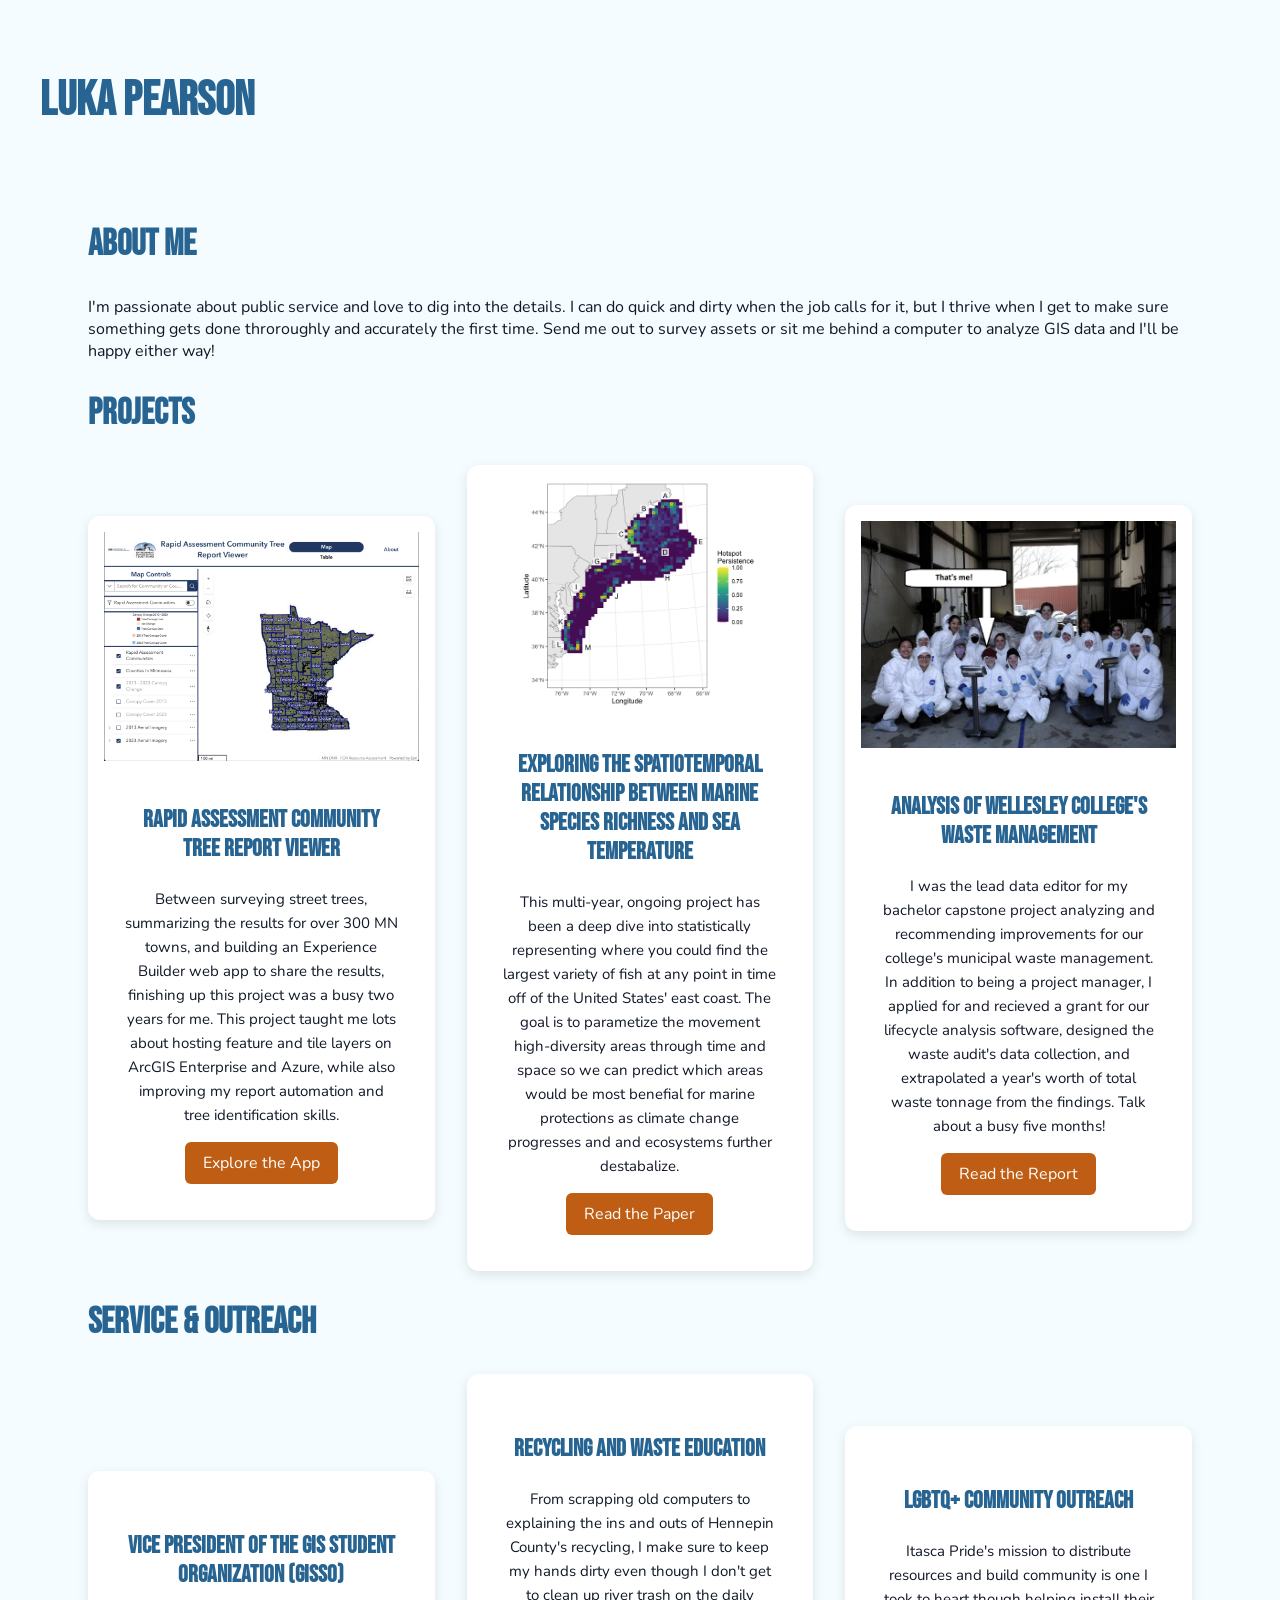
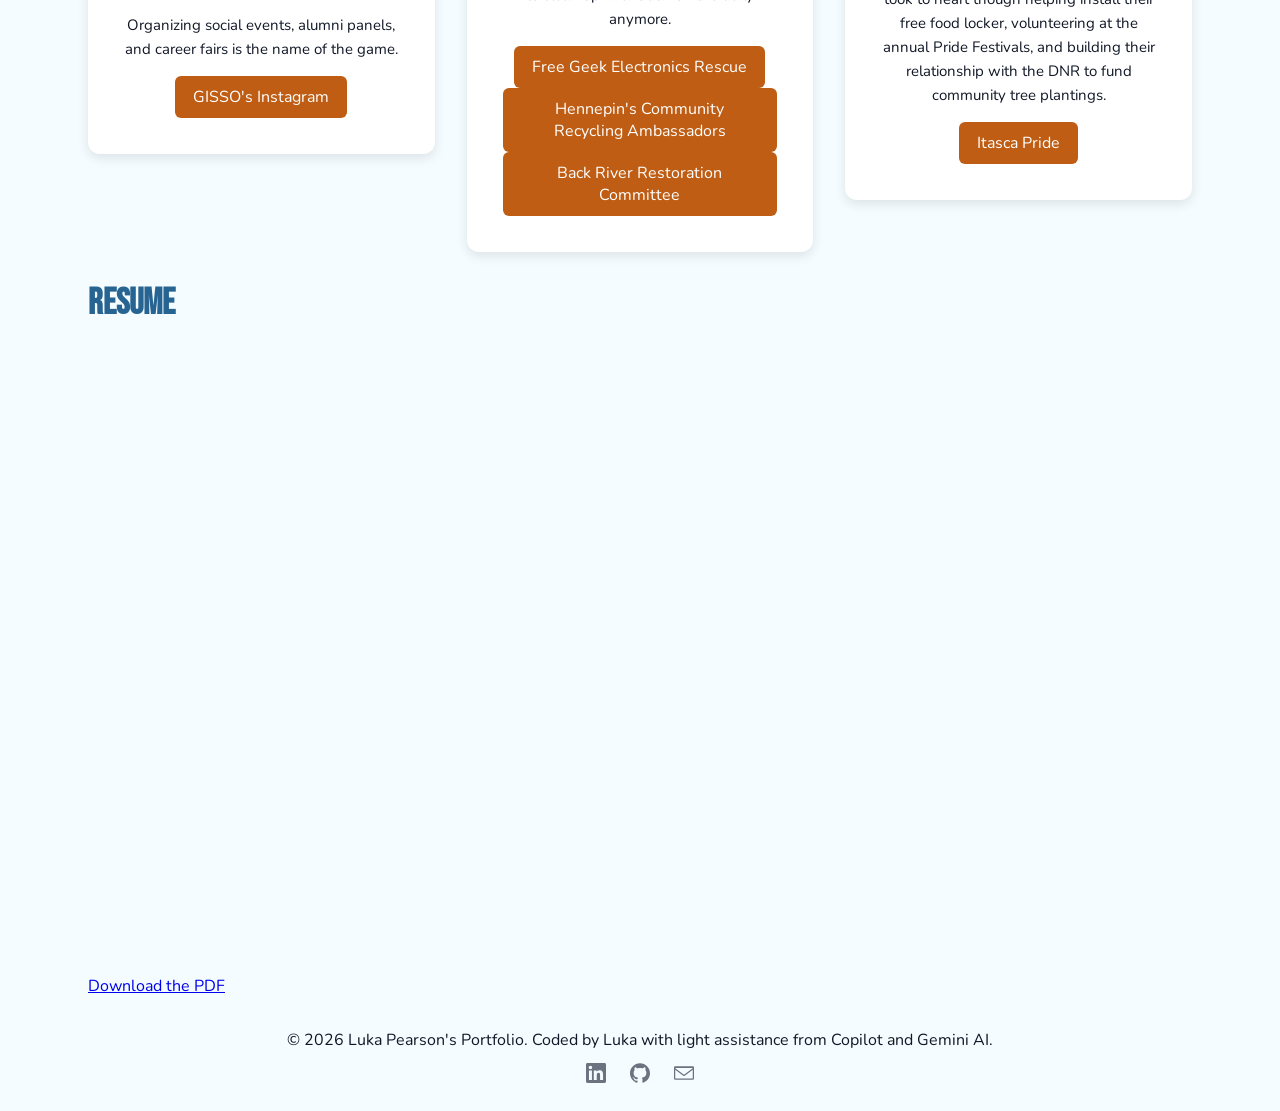
<file: index.html>
<!DOCTYPE html>
<html>
<head>
    <title>Luka Pearson's Portfolio</title>
    <meta name="viewport" content="width=device-width, initial-scale=1.0">
    <link rel="stylesheet" href="style.css">
</head>
<body>
    <header>
        <div class="head-grid">
            <h1>Luka Pearson</h1>
            <!--
            <nav>
                <a href="#about-me" class="active">Home</a>
                <a href="#projects">About</a>
                <a href="#service-outreach">Services</a>
                <a href="#resume">Contact</a>
            </nav>
            -->
        </div>
    </header>
    
    <div class="main" id="about-me">
        <h2>About Me</h2>
        <p>I'm passionate about public service and love to dig into the details. I can do quick and dirty when the job calls for it, but I thrive when I get to make sure something gets done throroughly and accurately the first time. Send me out to survey assets or sit me behind a computer to analyze GIS data and I'll be happy either way!</p>
    </div>
    
    <div class="main" id="projects">
        <h2>Projects</h2>
        <div class="main-grid">
            <div class="card">
                <img src="assets/Community-tree-viewer.png" alt="Screeshot of the Rapid Assessment Community Tree Report Viewer website. It contains a map of Minnesota, divided into counties, map filters on the left side of the screen. The Map tab is selected, but there are also tabs titled Table and About.">
                <div class="card-content">
                    <h3>Rapid Assessment Community Tree Report Viewer</h3>
                    <p>Between surveying street trees, summarizing the results for over 300 MN towns, and building an Experience Builder web app to share the results, finishing up this project was a busy two years for me. This project taught me lots about hosting feature and tile layers on ArcGIS Enterprise and Azure, while also improving my report automation and tree identification skills.</p>
                    <a href="https://gis.dnr.state.mn.us/arcgis/apps/experiencebuilder/experience/?id=84be7fddd5c74d35a45b71caa3bf1c2b" target="_blank">Explore the App</a>
                </div>
            </div>
            <div>
                <div class="card">
                    <img src="assets/hotspot-persistence.png" alt="A map of the northeast United States continental shelf and the east coast states. Colors ranging from a dark blue to a bright yellow indicate how persistent marine species hotspots are across the shelf.">
                    <div class="card-content">
                        <h3>Exploring the Spatiotemporal Relationship Between Marine Species Richness and Sea Temperature</h3>
                        <p>This multi-year, ongoing project has been a deep dive into statistically representing where you could find the largest variety of fish at any point in time off of the United States' east coast. The goal is to parametize the movement high-diversity areas through time and space so we can predict which areas would be most benefial for marine protections as climate change progresses and and ecosystems further destabalize.</p>
                        <a href="https://docs.google.com/document/d/13Gl8vXcmlSaHt4KASBmKrfOcQSFdg6GF/edit?usp=drive_link&ouid=103235267816625658965&rtpof=true&sd=true" target="_blank">Read the Paper</a>
                    </div>
                </div>
            </div>
            
            <div class="card">
                <img src="assets/waste-survey.png" alt="Class picture, including Luka Pearson, of people in a warehouse wearing full-body paper suits and blue gloves, posing in front of two scales.">
                <div class="card-content">
                    <h3>Analysis of Wellesley College's Waste Management</h3>
                    <p>I was the lead data editor for my bachelor capstone project analyzing and recommending improvements for our college's municipal waste management. In addition to being a project manager, I applied for and recieved a grant for our lifecycle analysis software, designed the waste audit's data collection, and extrapolated a year's worth of total waste tonnage from the findings. Talk about a busy five months!</p>
                    <a href="https://drive.google.com/file/d/1nGG7_Eai6SkqBwXnt5Kz_y4J-TRjPk8u/view?usp=drive_link" target="_blank">Read the Report</a>
                </div>
            </div>
        </div>
    </div>
    
    <div class="main" id="service-outreach">
        <h2>Service & Outreach</h2>
        <div class="main-grid">
            <div class="card">
                <div class="card-content">
                    <h3>Vice President of the GIS Student Organization (GISSO)</h3>
                    <p>Organizing social events, alumni panels, and career fairs is the name of the game.</p>
                    <a href="https://www.instagram.com/gissoumn/" target="_blank">GISSO's Instagram</a>
                </div>
            </div>
            <div>
                <div class="card">
                    <div class="card-content">
                        <h3>Recycling and Waste Education</h3>
                        <p>From scrapping old computers to explaining the ins and outs of Hennepin County's recycling, I make sure to keep my hands dirty even though I don't get to clean up river trash on the daily anymore. </p>
                        <a href="https://www.freegeektwincities.org/volunteer" target="_blank">Free Geek Electronics Rescue</a>
                        <a href="https://www.hennepincounty.gov/government/volunteering/community-recycling-ambassadors" target="_blank">Hennepin's Community Recycling Ambassadors</a>
                        <a href="https://www.savebackriver.org/" target="_blank">Back River Restoration Committee</a>
                    </div>
                </div>
            </div>
            
            <div class="card">
                <div class="card-content">
                    <h3>LGBTQ+ Community Outreach</h3>
                    <p>Itasca Pride's mission to distribute resources and build community is one I took to heart though helping install their free food locker, volunteering at the annual Pride Festivals, and building their relationship with the DNR to fund community tree plantings.</p>
                    <a href="https://www.itascapride.org/about" target="_blank">Itasca Pride</a>
                </div>
            </div>
        </div>
    </div>
    
    <div class="main" id="resume">
        <h2>Resume</h2>
        <iframe src="assets/MGIS_CV_2pg_LukaPearson_2026-11-20.pdf" width="100%" height="600px"  style="border: none;"></iframe>
        <p><a href="assets/MGIS_CV_2pg_LukaPearson_2026-11-20.pdf">Download the PDF</a></p>
    </div>
    
    <footer class="footer-minimal" role="contentinfo">
        <div class="footer-minimal__container">
            
            <p class="footer-minimal__copyright">
                &copy; 2026 Luka Pearson's Portfolio. Coded by Luka with light assistance from Copilot and Gemini AI.
            </p>
            
            <nav class="footer-minimal__nav" aria-label="Footer Social Media Links">
                <ul>
                    <li>
                        <a href="https://linkedin.com/in/luka-pearson" aria-label="Luka Pearson's LinkedIn Profile" target="_blank">
                            <!-- SVG icon for LinkedIn -->
                            <svg role="img" viewBox="0 0 24 24" xmlns="http://www.w3.org/2000/svg">
                                <title>LinkedIn</title>
                                <path d="M20.447 20.452h-3.554v-5.569c0-1.328-.027-3.037-1.852-3.037-1.853 0-2.136 1.445-2.136 2.939v5.667H9.351V9h3.414v1.561h.046c.477-.9 1.637-1.85 3.37-1.85 3.601 0 4.267 2.37 4.267 5.455v6.286zM5.337 7.433c-1.144 0-2.063-.926-2.063-2.065 0-1.138.92-2.063 2.063-2.063 1.14 0 2.064.925 2.064 2.063 0 1.139-.925 2.065-2.064 2.065zm1.782 13.019H3.555V9h3.564v11.452zM22.225 0H1.771C.792 0 0 .774 0 1.729v20.542C0 23.227.792 24 1.771 24h20.451C23.2 24 24 23.227 24 22.271V1.729C24 .774 23.2 0 22.225 0z"/>
                            </svg>
                        </a>
                    </li>
                    <li>
                        <a href="https://github.com/pearson-png" aria-label="Luka Pearson's GitHub Profile" target="_blank">
                            <!-- SVG icon for GitHub -->
                            <svg role="img" viewBox="0 0 24 24" xmlns="http://www.w3.org/2000/svg">
                                <title>GitHub</title>
                                <path d="M12 .297c-6.63 0-12 5.373-12 12 0 5.303 3.438 9.8 8.205 11.385.6.113.82-.258.82-.577 0-.285-.01-1.04-.015-2.04-3.338.724-4.042-1.61-4.042-1.61C4.422 18.07 3.633 17.7 3.633 17.7c-1.087-.744.084-.729.084-.729 1.205.084 1.838 1.236 1.838 1.236 1.07 1.835 2.809 1.305 3.495.998.108-.776.417-1.305.76-1.605-2.665-.3-5.466-1.332-5.466-5.93 0-1.31.465-2.38 1.235-3.22-.135-.303-.54-1.523.105-3.176 0 0 1.005-.322 3.3 1.23.96-.267 1.98-.399 3-.405 1.02.006 2.04.138 3 .405 2.28-1.552 3.285-1.23 3.285-1.23.645 1.653.24 2.873.12 3.176.765.84 1.23 1.91 1.23 3.22 0 4.61-2.805 5.625-5.475 5.92.42.36.81 1.096.81 2.22 0 1.606-.015 2.896-.015 3.286 0 .315.21.69.825.57C20.565 22.092 24 17.592 24 12.297c0-6.627-5.373-12-12-12"/>
                            </svg>
                        </a>
                    </li>
                    <li>
                        <a href="mailto:lukapear27@gmail.com" aria-label="Email Luka Pearson" target="_blank">
                            <svg role="img" viewBox="0 0 24 24" xmlns="http://www.w3.org/2000/svg">
                                <title>Email</title>
                                <path d="M1.5 4h21A1.5 1.5 0 0 1 24 5.5v13A1.5 1.5 0 0 1 22.5 20h-21A1.5 1.5 0 0 1 0 18.5v-13A1.5 1.5 0 0 1 1.5 4zm0 2v.217l10.5 7.875L22.5 6.217V6h-21zm21 2.092-9.603 7.202a1.5 1.5 0 0 1-1.794 0L1.5 8.092V18.5h21V8.092z"/>
                            </svg>
                        </a>
                    </li>
                </ul>
            </nav>
        </div>
    </footer>
    
</body>
</file>
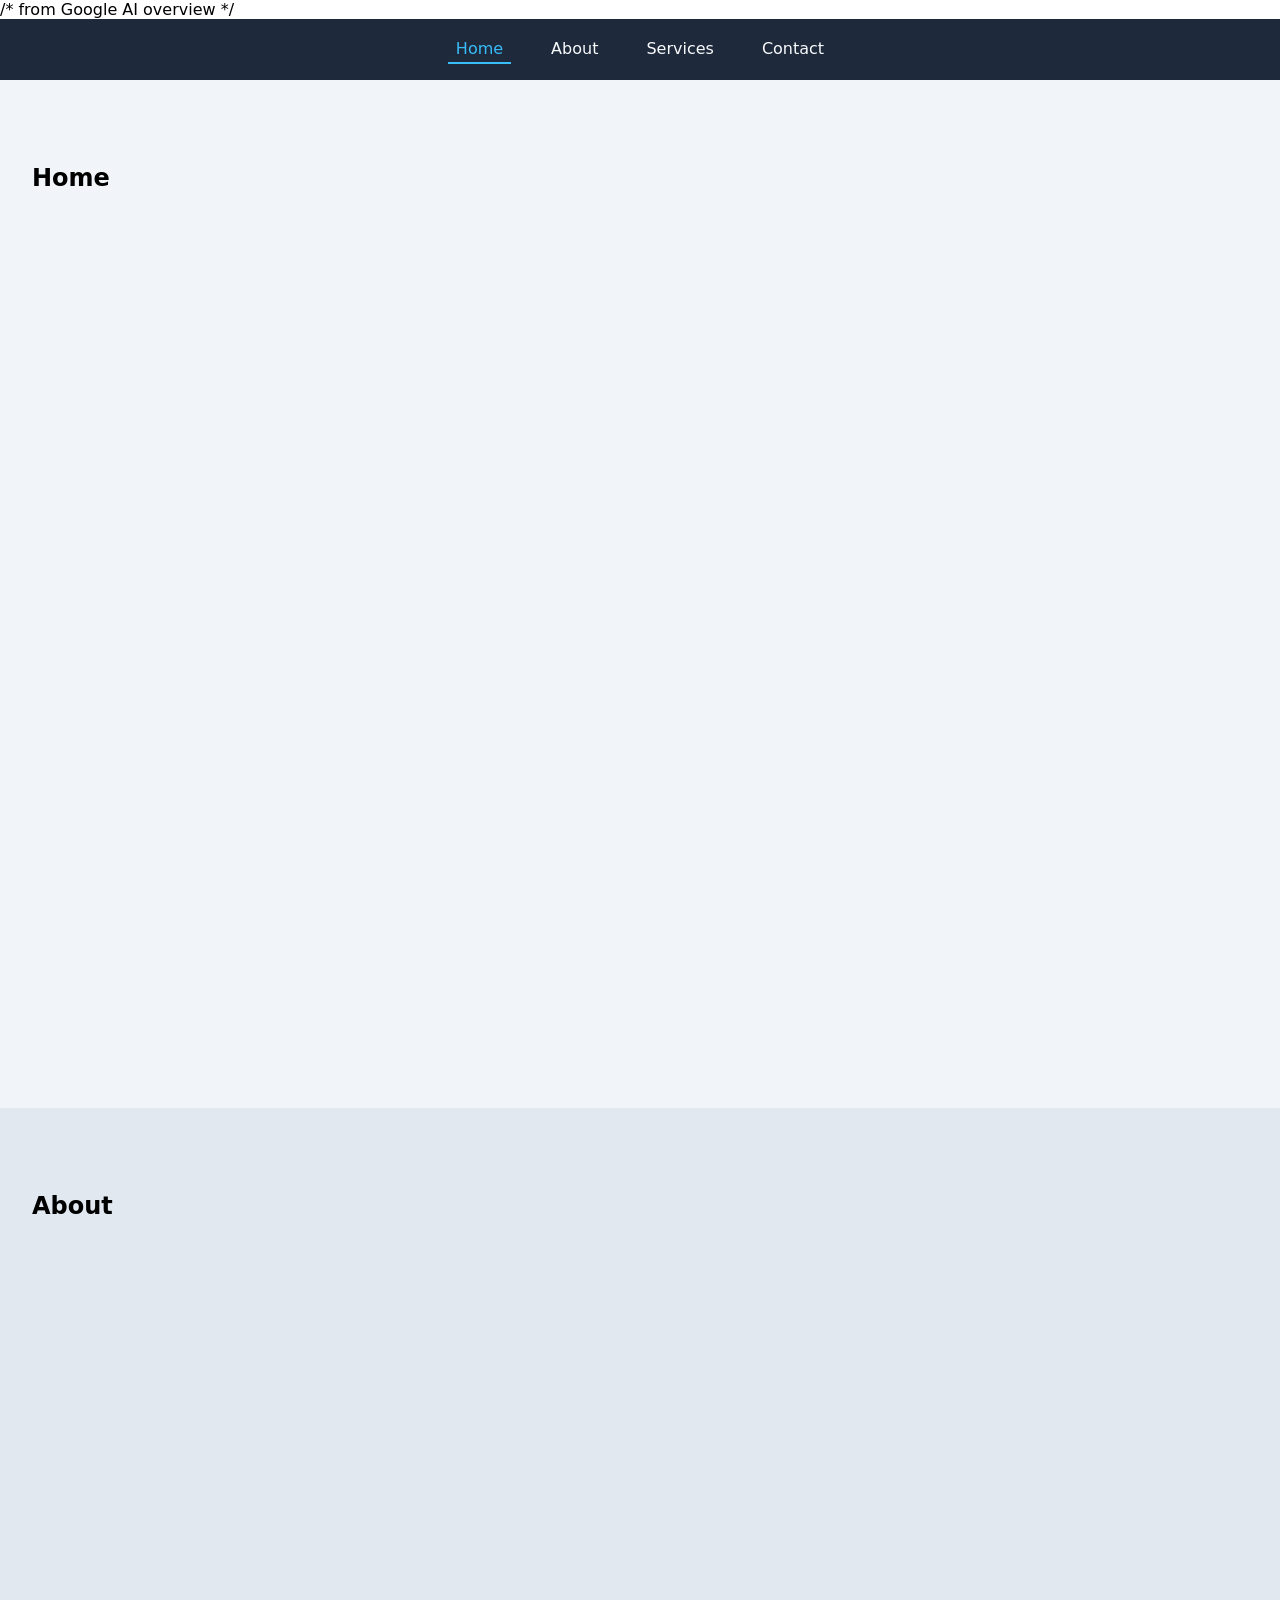
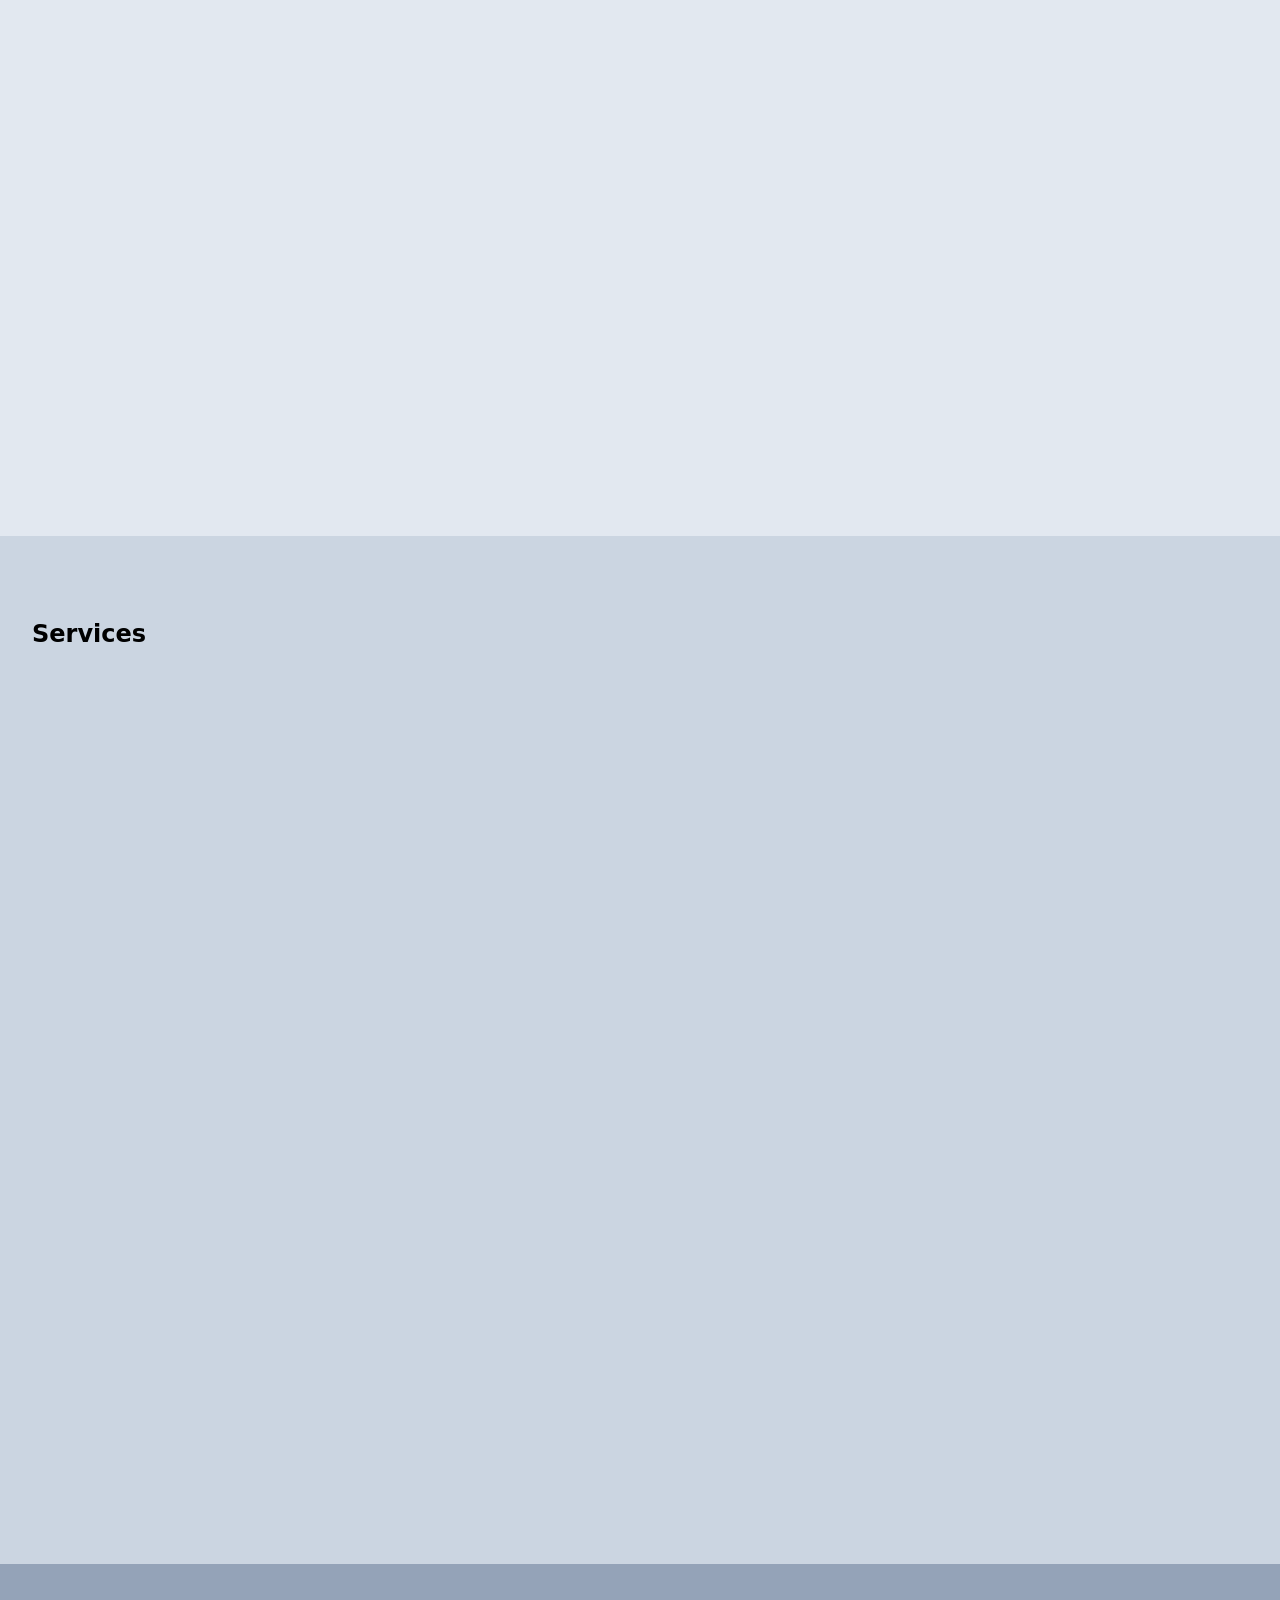
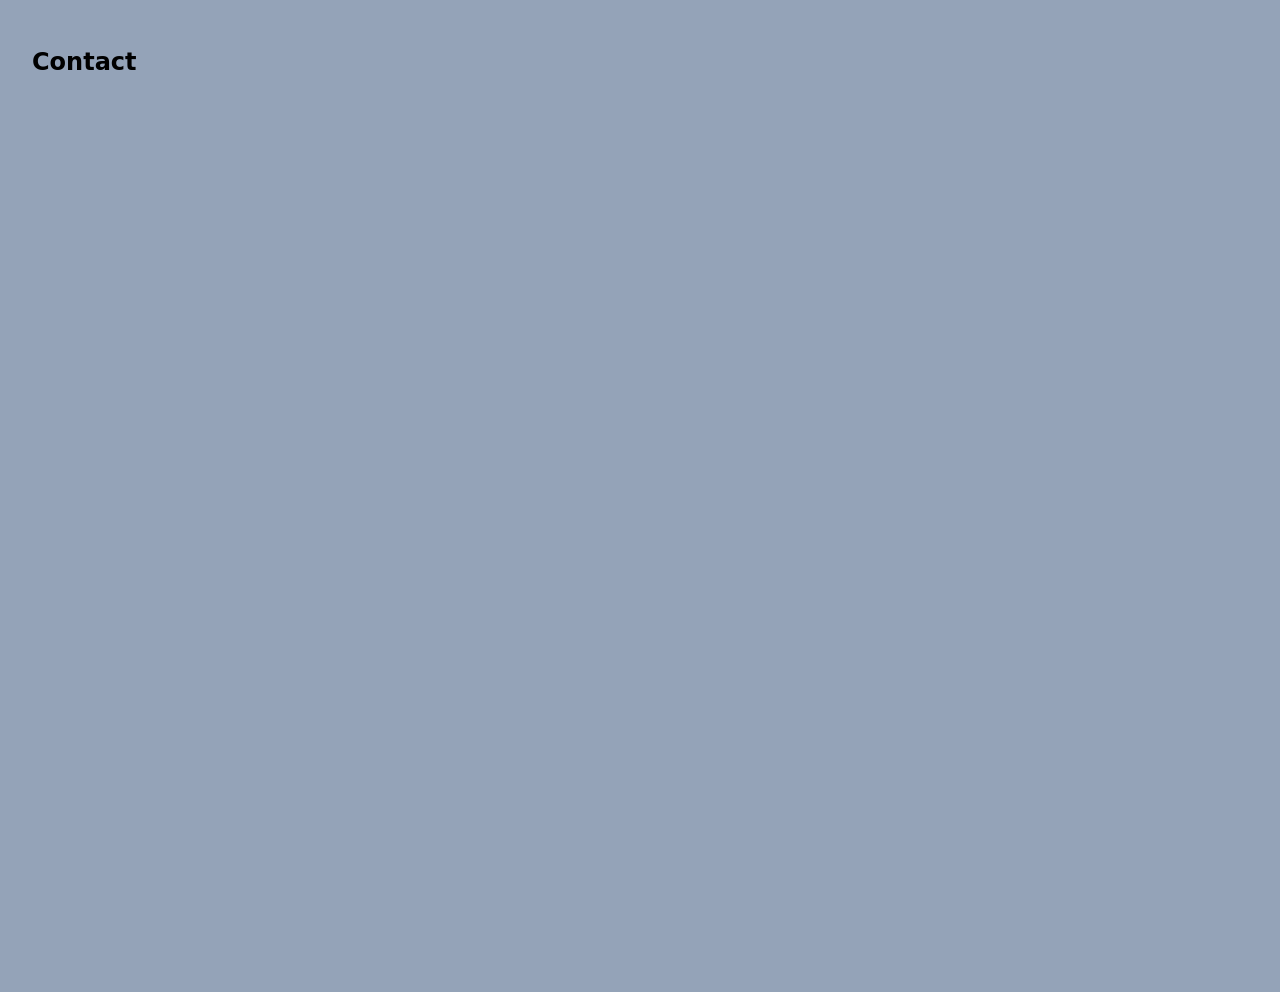
<file: tutorials/nav-bar.html>
/* from Google AI overview */
<!DOCTYPE html>
<html lang="en">
<head>
  <meta charset="UTF-8">
  <meta name="viewport" content="width=device-width, initial-scale=1.0">
  <title>Scrolling Navigation Bar</title>
  <style>
    /* Smooth scrolling across the page */
    html {
      scroll-behavior: smooth;
    }

    body {
      margin: 0;
      font-family: system-ui, sans-serif;
    }

    /* Sticky navigation bar */
    nav {
      position: sticky;
      top: 0;
      background-color: #1e293b;
      padding: 1rem;
      display: flex;
      justify-content: center;
      gap: 2rem;
      z-index: 1000;
    }

    nav a {
      color: #f8fafc;
      text-decoration: none;
      font-weight: 500;
      padding: 0.25rem 0.5rem;
      border-bottom: 2px solid transparent;
      transition: border-color 0.2s;
    }

    nav a:hover,
    nav a.active {
      border-bottom-color: #38bdf8;
      color: #38bdf8;
    }

    /* Page sections */
    section {
      height: 100vh;
      padding: 4rem 2rem;
      scroll-margin-top: 3.5rem; /* Prevents navbar from covering section headings */
    }

    #home { background: #f1f5f9; }
    #about { background: #e2e8f0; }
    #services { background: #cbd5e1; }
    #contact { background: #94a3b8; }
  </style>
</head>
<body>

  <nav>
    <a href="#home" class="active">Home</a>
    <a href="#about">About</a>
    <a href="#services">Services</a>
    <a href="#contact">Contact</a>
  </nav>

  <section id="home"><h1>Home</h1></section>
  <section id="about"><h1>About</h1></section>
  <section id="services"><h1>Services</h1></section>
  <section id="contact"><h1>Contact</h1></section>

</body>
</html>
</file>
<file: style.css>
/* Set colors */
:root {
    /* Brand Colors */
    --color-primary: #286491;
    --color-secondary: #be5d13;
    --color-accent: #cd8c00;
    
    /* Neutrals */
    --color-bg: #f4fcff;
    --color-surface: #ffffff;
    --color-text: #111827;
    --color-text-muted: #6b7280;
}


/* Set fonts */

@font-face {
    font-family: bebas; /* headings */
    src: url(assets/Bebas_Neue/BebasNeue-Regular.ttf); /* url of the font */
}
@font-face {
    font-family: nunito; /* body text */
    src: url(assets/Nunito/Nunito-VariableFont_wght.ttf); /* url of the font */
}

/* HTML elements */

html {
    scroll-behavior: smooth;
}

body {
    background-color: var(--color-bg);
}

header {
    padding: 2em;
    font-family: bebas;
    color: var(--color-primary);
    background-color: var(--color-bg);
    height: min-content;
}

/*
header {
    padding: 2em;
    position: sticky;
    top: 0;
    z-index: 1000; 
    font-family: bebas;
    color: var(--color-primary);
    background-color: var(--color-bg);
    height: min-content;
}

nav {
    font-size: 24px;
    display: flex;
    justify-content: center;
}

nav a {
    color: var(--color-secondary);
    text-decoration: none;
    border-bottom: 2px solid transparent;
    margin-bottom: 0px; 
    transition: border-color 0.2s;
}

nav a:hover {
    border-bottom-color: var(--color-accent);
    color: var(--color-accent);
}
*/
h1 {
    font-size: 48px;
}

h2 {
    font-family: bebas;
    font-size: 36px;
    color: var(--color-primary);
}

h3 {
    font-family: bebas;
    font-size: 24px;
    color: var(--color-primary);
}

p {
    font-family: nunito;
    font-size: 16px;
    color: var(--color-text)
}

/* Classes*/

.head-grid {
    display: grid;
    grid-template-columns: 3fr 1fr;
    column-gap: 2em;
    height: min-content;
}

.main {
    padding-left: 5em;
    padding-right: 5em;
}

/* create a grid of projects with images, links, and titles */
.main-grid {
    display: grid;
    grid-template-columns: repeat(3, 1fr);
    grid-auto-rows: 1fr 1fr;
    column-gap: 2em;
    row-gap: 2em;
    place-items: center;
}

/* Collapse to 2 columns on screens smaller than 12000px */
@media (max-width: 1000px) {
    .main-grid {
        grid-template-columns: 1fr 1fr;
    }
}

/* Collapse to 1 column on screens smaller than 768px */
@media (max-width: 768px) {
    .main-grid {
        grid-template-columns: 1fr;
    }
}

/* code in the below comment section from https://kayleotech.com/how-to-create-a-simple-css-card-with-an-image-and-text/ */
.card {
    border-radius: 12px;
    overflow: hidden;
    box-shadow: 0 4px 12px rgba(0, 0, 0, 0.1);
    display: grid;
    text-align: center;
    padding: 1em;
    background-color: var(--color-surface);
}

.card-content {
    grid-template-rows: auto 1fr auto;
}

.card img {
    width: 100%;
    object-fit: cover;
}

.card-content {
    padding: 20px;
}

.card-content h2 {
    font-size: 22px;
    margin-bottom: 10px;
}

.card-content p {
    font-size: 15px;
    line-height: 1.6;
    margin-bottom: 15px;
}

.card-content a {
    display: inline-block;
    font-family: nunito;
    text-decoration: none;
    background-color: var(--color-secondary);
    color: white;
    padding: 10px 18px;
    border-radius: 6px;
    row-gap: 1em;
}

.card-content a:hover {
    background-color: var(--color-accent);
    transition: background-color 0.2s ease-in-out;
}

/* end code from https://kayleotech.com/how-to-create-a-simple-css-card-with-an-image-and-text/ */


/* FOOTER STYLES from https://www.quackit.com/html/html_editors/scratchpad/?example=/html/templates/footers/minimalist_single_line_footer */

.footer-minimal {
    background-color: var(--color-bg);
    color: var(--color-text-muted);
    font-size: 0.875rem;
}

.footer-minimal__container {
    max-width: 1140px;
    margin: 0 auto;
    padding: 1rem 1.5rem;
    
    /* Mobile-first: stack items vertically and center them */
    display: flex;
    flex-direction: column;
    align-items: center;
    gap: 0.75rem;
}

.footer-minimal__copyright {
    margin: 0;
    text-align: center;
}

.footer-minimal__nav ul {
    margin: 0;
    padding: 0;
    list-style: none;
    display: flex;
    gap: 1.5rem;
    /* Space between icons */
}

.footer-minimal__nav p {
    color: var(--color-text-muted);
}

.footer-minimal__nav a {
    color: var(--color-text-muted);
    transition: color 0.2s ease-in-out;
}

.footer-minimal__nav a:hover {
    color: var(--color-primary);
}

.footer-minimal__nav svg {
    width: 20px;
    height: 20px;
    fill: currentColor;
    /* Inherits the color of the parent link */
}
/* ------------- END FOOTER -------------------------*/
</file>
